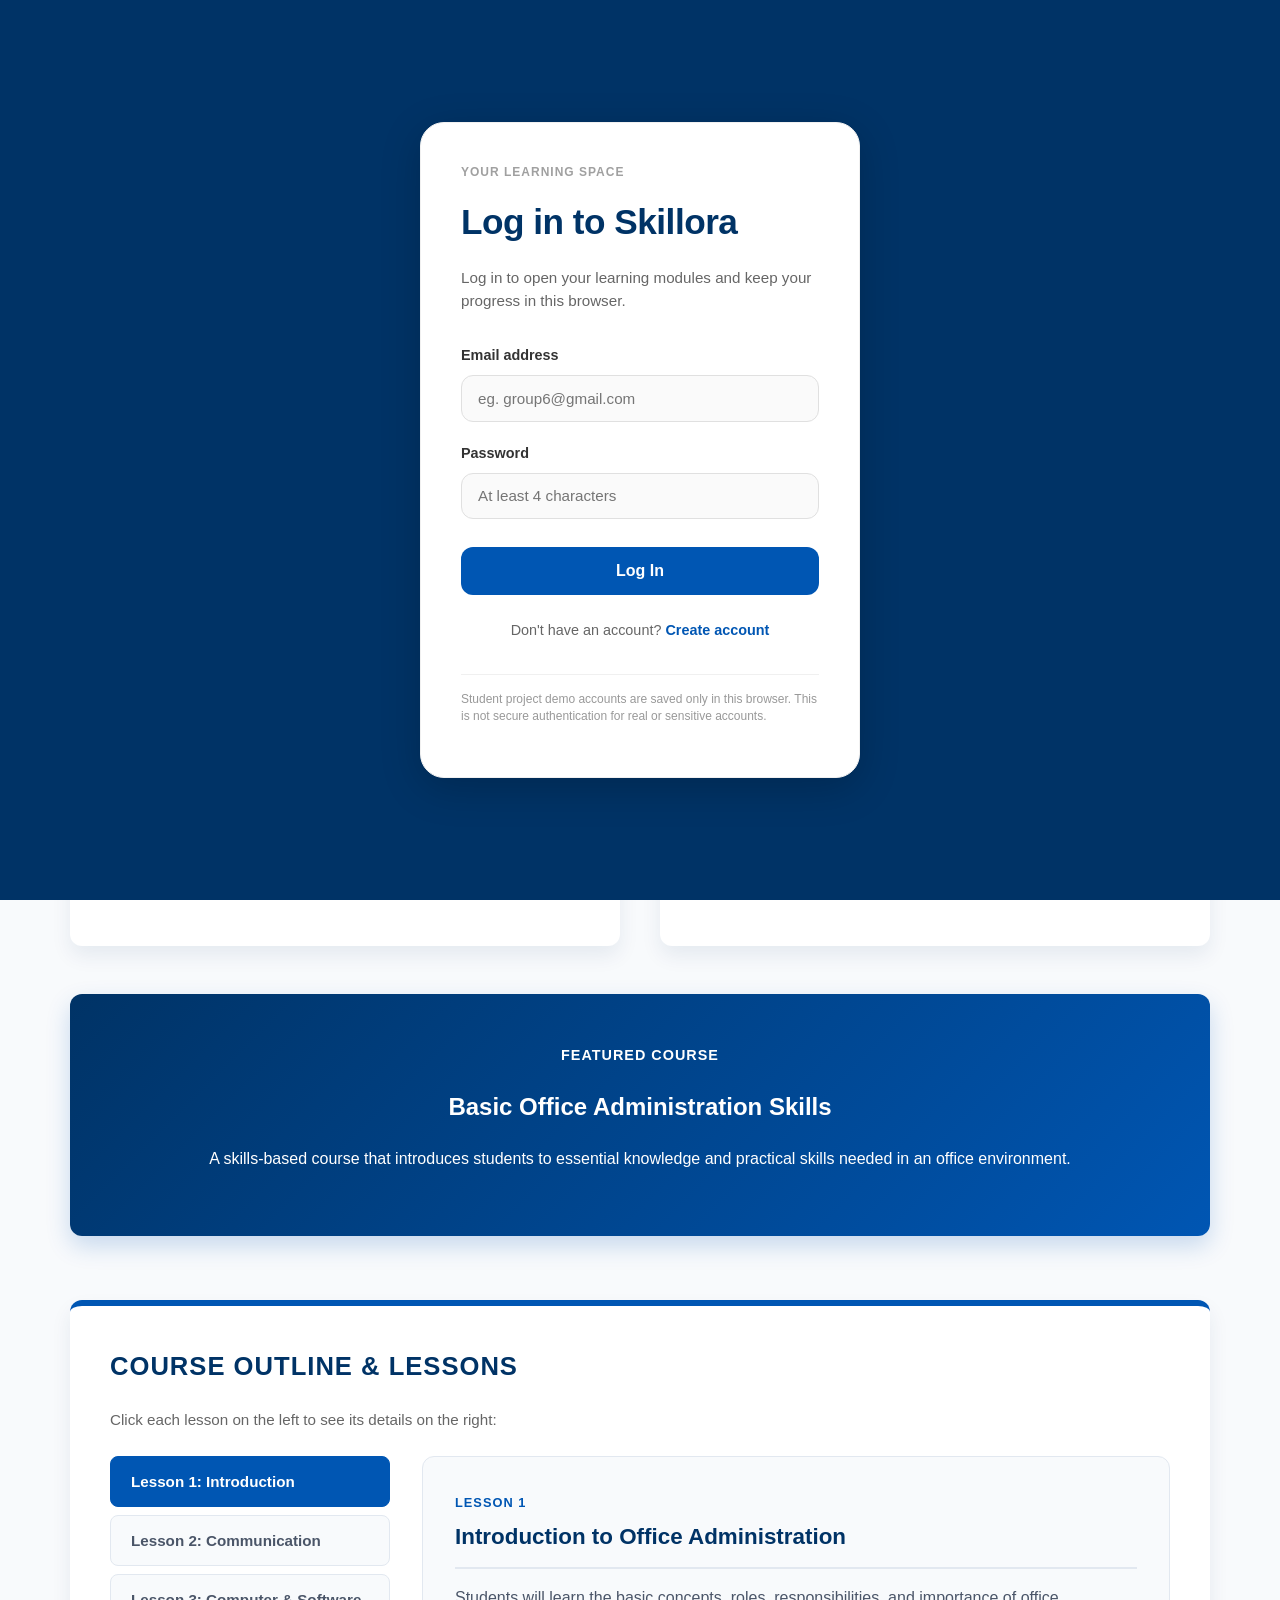
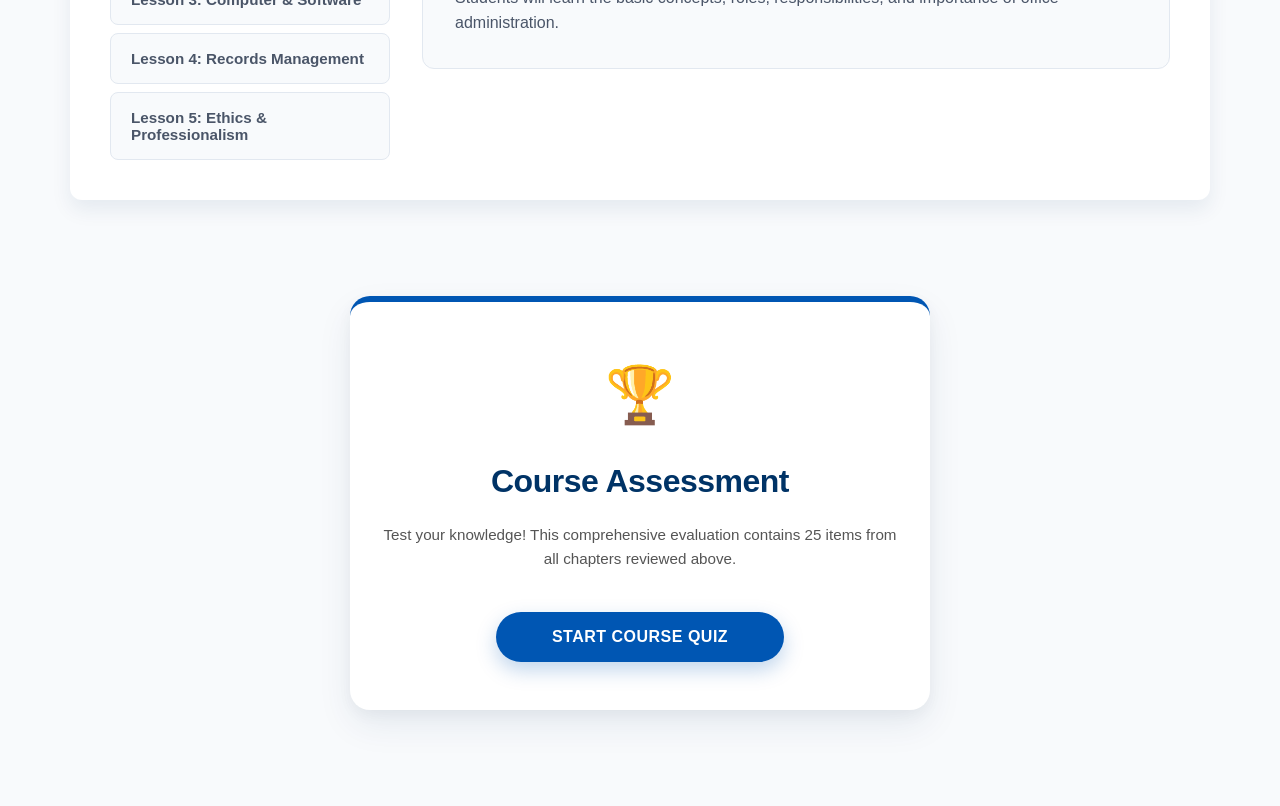
<file: index.html>
<!DOCTYPE html>
<html lang="en">
<head>
    <meta charset="UTF-8">
    <meta name="viewport" content="width=device-width, initial-scale=1.0">
    <title>Skillora - Learning & Skills Development</title>
    <link rel="stylesheet" href="style.css">
</head>
<body>

    <div id="login-screen">
        <div class="login-card">
            <span class="login-badge">YOUR LEARNING SPACE</span>
            <h2>Log in to Skillora</h2>
            <p class="login-instruction">Log in to open your learning modules and keep your progress in this browser.</p>
            
            <div class="login-fields-form">
                <div class="form-group">
                    <label for="login-email">Email address</label>
                    <input type="text" id="login-email" placeholder="eg. group6@gmail.com">
                </div>
                <div class="form-group">
                    <label for="login-password">Password</label>
                    <input type="password" id="login-password" placeholder="At least 4 characters">
                </div>
                
                <button type="button" class="login-submit-btn" onclick="validateLogin()">Log In</button>
            </div>
            
            <p id="login-error-msg" class="login-error"></p>
            
            <p class="login-footer-link">Don't have an account? <a href="#">Create account</a></p>
            <p class="login-disclaimer">Student project demo accounts are saved only in this browser. This is not secure authentication for real or sensitive accounts.</p>
        </div>
    </div>

    <div id="intro-screen" style="display: none;">
        <div class="intro-container">
            <img src="skillora-logo.png" alt="Skillora Logo" class="logo-img" width="80">
            <h1>SKILLORA</h1>
            <p class="subtitle">A PLATFORM FOR LEARNING AND SKILLS DEVELOPMENT</p>
            <button id="enter-btn" class="enter-btn" onclick="startWebsite()">Get Started</button>
            <hr class="intro-divider">
            <div class="intro-footer">
                <span>Presented by Group 6</span>
                <span class="college-badge">Pateros Technological College</span>
            </div>
        </div>
    </div>

    <header>
        <div class="header-container">
            <span class="date-badge" id="current-date-badge"></span>
            <img src="skillora-logo.png" alt="Skillora Logo" class="logo-img" width="80">
            <h1>SKILLORA</h1>
            <p class="subtitle">A PLATFORM FOR LEARNING AND SKILLS DEVELOPMENT</p>
            <div class="header-footer">
                <span>Presented by Group 6</span>
                <span class="college-badge">Pateros Technological College</span>
            </div>
        </div>
    </header>

    <div class="container">
        <section class="grid-section">
            <div class="card intro-card">
                <h2>INTRODUCTION</h2>
                <p>Skillora is an e-learning platform designed to provide students with an organized, accessible, and engaging learning experience. It offers lessons, learning materials, activities, and assessments to help students develop new knowledge and practical skills.</p>
            </div>
            <div class="card platform-card">
                <h2>SKILLORA PLATFORM</h2>
                <div class="split-lists">
                    <div class="list-block">
                        <h3>What we provide:</h3>
                        <ul>
                            <li>Online lessons</li>
                            <li>Learning materials</li>
                            <li>Interactive activities</li>
                            <li>Quizzes and assessments</li>
                            <li>Progress tracking</li>
                        </ul>
                    </div>
                    <div class="list-block">
                        <h3>Our Aims:</h3>
                        <ul>
                            <li>Make learning accessible</li>
                            <li>Provide organized lessons</li>
                            <li>Encourage interactive learning</li>
                            <li>Develop students' skills</li>
                            <li>Support self-paced learning</li>
                        </ul>
                    </div>
                </div>
            </div>
        </section>

        <section class="featured-course">
            <span class="section-tag">FEATURED COURSE</span>
            <h2>Basic Office Administration Skills</h2>
            <p>A skills-based course that introduces students to essential knowledge and practical skills needed in an office environment.</p>
        </section>

        <section class="course-viewer">
            <h2>COURSE OUTLINE & LESSONS</h2>
            <p class="instruction-text">Click each lesson on the left to see its details on the right:</p>
            <div class="viewer-layout">
                <div class="lesson-tabs" id="lessonTabs">
                    <button class="tab-btn active" data-lesson="1">Lesson 1: Introduction</button>
                    <button class="tab-btn" data-lesson="2">Lesson 2: Communication</button>
                    <button class="tab-btn" data-lesson="3">Lesson 3: Computer & Software</button>
                    <button class="tab-btn" data-lesson="4">Lesson 4: Records Management</button>
                    <button class="tab-btn" data-lesson="5">Lesson 5: Ethics & Professionalism</button>
                </div>
                <div class="content-panel" id="contentPanel">
                    <div class="lesson-content active" id="lesson-1">
                        <div class="panel-header"><span class="lesson-number">LESSON 1</span><h3>Introduction to Office Administration</h3></div>
                        <p class="lesson-desc">Students will learn the basic concepts, roles, responsibilities, and importance of office administration.</p>
                    </div>
                    <div class="lesson-content" id="lesson-2">
                        <div class="panel-header"><span class="lesson-number">LESSON 2</span><h3>Workplace Communication Skills</h3></div>
                        <p class="lesson-desc">Students will develop proper communication skills for professional interactions in an office setting.</p>
                    </div>
                    <div class="lesson-content" id="lesson-3">
                        <div class="panel-header"><span class="lesson-number">LESSON 3</span><h3>Basic Computer & Office Software Skills</h3></div>
                        <p class="lesson-desc">Students will learn basic computer functions and common office software used for everyday administrative tasks.</p>
                    </div>
                    <div class="lesson-content" id="lesson-4">
                        <div class="panel-header"><span class="lesson-number">LESSON 4</span><h3>Records and File Management</h3></div>
                        <p class="lesson-desc">Students will learn how to properly organize, store, manage, and retrieve office records and files.</p>
                    </div>
                    <div class="lesson-content" id="lesson-5">
                        <div class="panel-header"><span class="lesson-number">LESSON 5</span><h3>Professionalism & Workplace Ethics</h3></div>
                        <p class="lesson-desc">Students will develop professional behavior, responsibility, teamwork, and ethical practices in the workplace.</p>
                    </div>
                </div>
            </div>
        </section>

      
      
        <section class="quiz-section-wrapper">
          
            <!-- Quiz Start Lobby -->
            <div id="quiz-lobby" class="assessment-card active">
                <div class="trophy-icon">🏆</div>
                <h2>Course Assessment</h2>
                <p>Test your knowledge! This comprehensive evaluation contains 25 items from all chapters reviewed above.</p>
                <button class="quiz-button" onclick="runQuizEngine()">Start Course Quiz</button>
            </div>

            <!-- Quiz Play Container -->
            <div id="quiz-container" class="assessment-card" style="display: none;">
                <div class="quiz-header" style="display: flex; justify-content: space-between; align-items: center; margin-bottom: 10px;">
                    <span id="quiz-lesson-badge" class="lesson-badge"></span>
                    <span id="quiz-progress-text"></span>
                </div>
                
                <!-- Progress Bar Elements -->
                <div class="progress-bar-container" style="background: #e0e0e0; border-radius: 4px; height: 10px; margin: 10px 0; width: 100%;">
                    <div id="quiz-progress-bar" style="background: #0066cc; width: 0%; height: 100%; border-radius: 4px; transition: width 0.3s ease;"></div>
                </div>

                <!-- Active Question Field -->
                <h3 id="quiz-question-text" style="margin: 20px 0;"></h3>

                <!-- Active Question Choices (Target for JS UI generation) -->
                <div id="quiz-choices-container" class="choices-list" style="margin-bottom: 20px; display: flex; flex-direction: column; gap: 10px;"></div>

                <!-- Navigation Control Button -->
               <button id="check-answer-btn" class="quiz-button" onclick="checkAnswer()">NEXT</button>
            </div>

            
<div id="quiz-result-screen" class="assessment-card" style="display: none;">
    <h2>Quiz Completed!</h2>
    <p id="quiz-result-text" style="margin: 20px 0; font-size: 1.2rem; font-weight: bold;"></p>
    
    
    <button id="finish-exit-btn" class="quiz-button">FINISH AND EXIT</button>
</div>

        </section>
    </div>

    <script src="script.js"></script>
</body>
</html>
</file>
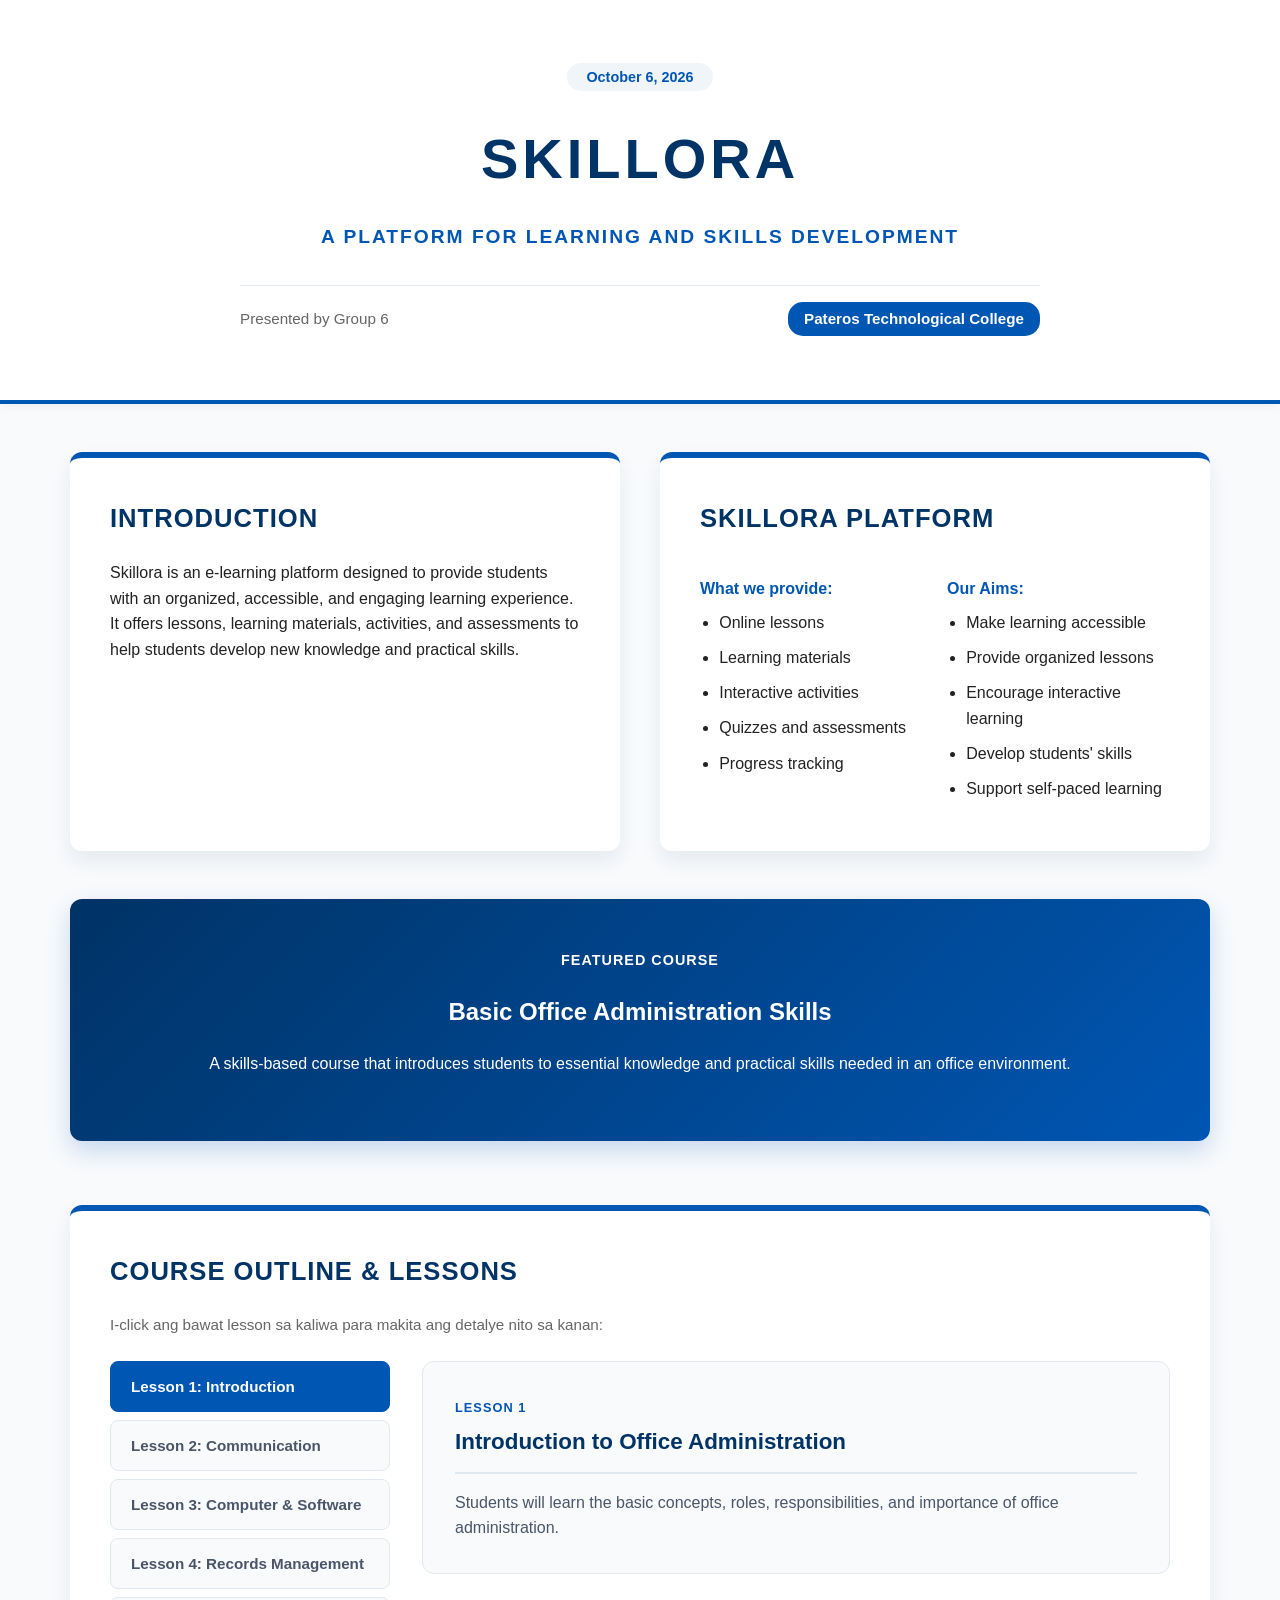
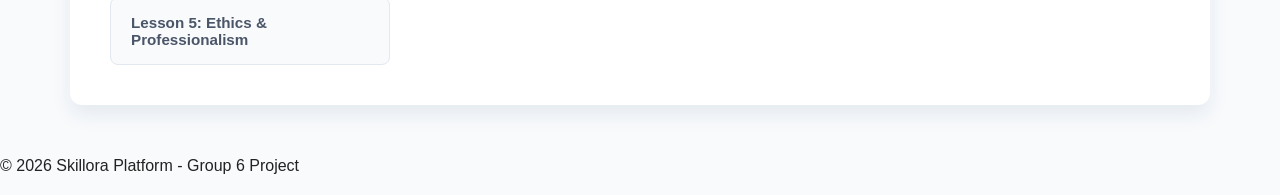
<file: index111.html>
<!DOCTYPE html>
<html lang="tl">
<head>
    <meta charset="UTF-8">
    <meta name="viewport" content="width=device-width, initial-scale=1.0">
    <title>Skillora - Learning & Skills Development</title>
    <link rel="stylesheet" href="style.css">
</head>
<body>

    <header>
        <div class="header-container">
            <span class="date-badge">October 6, 2026</span>
            <h1>SKILLORA</h1>
            <p class="subtitle">A PLATFORM FOR LEARNING AND SKILLS DEVELOPMENT</p>
            <div class="header-footer">
                <span>Presented by Group 6</span>
                <span class="college-badge">Pateros Technological College</span>
            </div>
        </div>
    </header>

    <div class="container">
        
        <section class="grid-section">
            <div class="card intro-card">
                <h2>INTRODUCTION</h2>
                <p>Skillora is an e-learning platform designed to provide students with an organized, accessible, and engaging learning experience. It offers lessons, learning materials, activities, and assessments to help students develop new knowledge and practical skills.</p>
            </div>

            <div class="card platform-card">
                <h2>SKILLORA PLATFORM</h2>
                <div class="split-lists">
                    <div class="list-block">
                        <h3>What we provide:</h3>
                        <ul>
                            <li>Online lessons</li>
                            <li>Learning materials</li>
                            <li>Interactive activities</li>
                            <li>Quizzes and assessments</li>
                            <li>Progress tracking</li>
                        </ul>
                    </div>
                    <div class="list-block">
                        <h3>Our Aims:</h3>
                        <ul>
                            <li>Make learning accessible</li>
                            <li>Provide organized lessons</li>
                            <li>Encourage interactive learning</li>
                            <li>Develop students' skills</li>
                            <li>Support self-paced learning</li>
                        </ul>
                    </div>
                </div>
            </div>
        </section>

        <section class="featured-course">
            <span class="section-tag">FEATURED COURSE</span>
            <h2>Basic Office Administration Skills</h2>
            <p>A skills-based course that introduces students to essential knowledge and practical skills needed in an office environment.</p>
        </section>

        <section class="course-viewer">
            <h2>COURSE OUTLINE & LESSONS</h2>
            <p class="instruction-text">I-click ang bawat lesson sa kaliwa para makita ang detalye nito sa kanan:</p>
            
            <div class="viewer-layout">
                <div class="lesson-tabs" id="lessonTabs">
                    <button class="tab-btn active" data-lesson="1">Lesson 1: Introduction</button>
                    <button class="tab-btn" data-lesson="2">Lesson 2: Communication</button>
                    <button class="tab-btn" data-lesson="3">Lesson 3: Computer & Software</button>
                    <button class="tab-btn" data-lesson="4">Lesson 4: Records Management</button>
                    <button class="tab-btn" data-lesson="5">Lesson 5: Ethics & Professionalism</button>
                </div>

                <div class="content-panel" id="contentPanel">
                    <div class="lesson-content active" id="lesson-1">
                        <div class="panel-header">
                            <span class="lesson-number">LESSON 1</span>
                            <h3>Introduction to Office Administration</h3>
                        </div>
                        <p class="lesson-desc">Students will learn the basic concepts, roles, responsibilities, and importance of office administration.</p>
                    </div>

                    <div class="lesson-content" id="lesson-2">
                        <div class="panel-header">
                            <span class="lesson-number">LESSON 2</span>
                            <h3>Workplace Communication Skills</h3>
                        </div>
                        <p class="lesson-desc">Students will develop proper communication skills for professional interactions in an office setting.</p>
                    </div>

                    <div class="lesson-content" id="lesson-3">
                        <div class="panel-header">
                            <span class="lesson-number">LESSON 3</span>
                            <h3>Basic Computer & Office Software Skills</h3>
                        </div>
                        <p class="lesson-desc">Students will learn basic computer functions and common office software used for everyday administrative tasks.</p>
                    </div>

                    <div class="lesson-content" id="lesson-4">
                        <div class="panel-header">
                            <span class="lesson-number">LESSON 4</span>
                            <h3>Records and File Management</h3>
                        </div>
                        <p class="lesson-desc">Students will learn how to properly organize, store, manage, and retrieve office records and files.</p>
                    </div>

                    <div class="lesson-content" id="lesson-5">
                        <div class="panel-header">
                            <span class="lesson-number">LESSON 5</span>
                            <h3>Professionalism & Workplace Ethics</h3>
                        </div>
                        <p class="lesson-desc">Students will develop professional behavior, responsibility, teamwork, and ethical practices in the workplace.</p>
                    </div>
                </div>
            </div>
        </section>

    </div>

    <footer>
        <p>&copy; 2026 Skillora Platform - Group 6 Project</p>
    </footer>

    <script src="script.js"></script>
</body>
</html>
</file>
<file: style.css>
:root {
    --primary-blue: #0056b3;
    --dark-blue: #003366;
    --light-blue: #f0f5fa;
    --accent-blue: #3399ff;
    --pure-white: #ffffff;
    --dark-text: #222222;
    --shadow: rgba(0, 51, 102, 0.08);
}

body {
    font-family: 'Segoe UI', Arial, sans-serif;
    margin: 0;
    padding: 0;
    background: #f8fafc;
    color: var(--dark-text);
    line-height: 1.6;
}

#login-screen {
    position: fixed;
    top: 0;
    left: 0;
    width: 100%;
    height: 100vh;
    background-color: var(--dark-blue);
    display: flex;
    justify-content: center;
    align-items: center;
    z-index: 999999;
}

.login-card {
    background: var(--pure-white);
    width: 100%;
    max-width: 440px;
    padding: 2.5rem;
    box-sizing: border-box;
    border-radius: 24px;
    box-shadow: 0 10px 40px rgba(0,0,0,0.2);
    border: 1px solid #f0f0f0;
    text-align: left;
}

.login-badge {
    font-size: 0.75rem;
    font-weight: 700;
    color: #a0a0a0;
    letter-spacing: 1px;
    text-transform: uppercase;
    display: block;
    margin-bottom: 0.75rem;
}

.login-card h2 {
    font-size: 2.2rem;
    color: var(--dark-blue);
    margin: 0 0 1rem 0;
    font-weight: 700;
    letter-spacing: -0.5px;
}

.login-instruction {
    color: #666;
    font-size: 0.95rem;
    line-height: 1.5;
    margin-bottom: 2rem;
}

.form-group {
    margin-bottom: 1.25rem;
}

.form-group label {
    display: block;
    font-size: 0.9rem;
    font-weight: 600;
    color: #333;
    margin-bottom: 0.5rem;
}

.form-group input {
    width: 100%;
    padding: 0.85rem 1rem;
    border: 1px solid #e0e0e0;
    border-radius: 12px;
    font-size: 0.95rem;
    box-sizing: border-box;
    background-color: #fafafa;
    transition: all 0.2s ease;
}

.form-group input:focus {
    outline: none;
    border-color: var(--primary-blue);
    background-color: var(--pure-white);
    box-shadow: 0 0 0 4px rgba(0, 86, 179, 0.1);
}

.login-submit-btn {
    width: 100%;
    padding: 0.95rem;
    background: var(--primary-blue);
    color: var(--pure-white);
    border: none;
    border-radius: 12px;
    font-size: 1rem;
    font-weight: 700;
    cursor: pointer;
    margin-top: 0.5rem;
    transition: background 0.2s ease;
}

.login-submit-btn:hover {
    background: var(--dark-blue);
}

.login-error {
    color: #d93025;
    font-size: 0.9rem;
    margin-top: 1rem;
    text-align: center;
    font-weight: 600;
}

.login-footer-link {
    text-align: center;
    font-size: 0.9rem;
    color: #666;
    margin-top: 1.5rem;
}

.login-footer-link a {
    color: var(--primary-blue);
    text-decoration: none;
    font-weight: 600;
}

.login-disclaimer {
    font-size: 0.75rem;
    color: #999;
    line-height: 1.4;
    margin-top: 2rem;
    border-top: 1px solid #f0f0f0;
    padding-top: 1rem;
}

#intro-screen {
    position: fixed;
    top: 0;
    left: 0;
    width: 100%;
    height: 100vh;
    background-color: var(--pure-white);
    display: none;
    justify-content: center;
    align-items: center;
    z-index: 99999;
}

.intro-container {
    width: 100%;
    max-width: 800px;
    text-align: center;
    padding: 2rem;
    box-sizing: border-box;
}

.intro-container .logo-img {
    width: 80px;              
    height: auto;             
    display: block;           
    margin: 0 auto 1.5rem auto; 
}

.intro-container h1 {
    font-size: 3.5rem;
    margin: 1.5rem 0 0.5rem 0;
    letter-spacing: 4px;
    font-weight: 800;
    color: var(--dark-blue);
}

.intro-container .subtitle {
    font-size: 1.2rem;
    letter-spacing: 2px;
    margin-bottom: 2.5rem;
    color: var(--primary-blue);
    font-weight: 600;
    text-transform: uppercase;
}

.enter-btn {
    background: linear-gradient(135deg, var(--primary-blue) 0%, var(--dark-blue) 100%);
    color: var(--pure-white);
    border: 2px solid transparent;
    padding: 1rem 3.5rem;
    font-size: 1.15rem;
    font-weight: 700;
    letter-spacing: 1px;
    text-transform: uppercase;
    border-radius: 50px;
    cursor: pointer;
    margin-bottom: 2rem;
    box-shadow: 0 8px 20px rgba(0, 86, 179, 0.25);
    transition: all 0.3s cubic-bezier(0.4, 0, 0.2, 1);
}

.enter-btn:hover {
    background: var(--pure-white);
    color: var(--primary-blue);
    border-color: var(--primary-blue);
    transform: translateY(-3px) scale(1.03);
    box-shadow: 0 12px 25px rgba(0, 86, 179, 0.35);
}

.intro-divider {
    border: none;
    border-top: 1px solid #e2e8f0;
    margin-bottom: 1.5rem;
    width: 100%;
}

.intro-footer {
    display: flex;
    justify-content: space-between;
    align-items: center;
    font-size: 0.95rem;
    color: #666;
    padding: 0 0.5rem;
}

.intro-footer .college-badge {
    background: var(--primary-blue);
    color: var(--pure-white);
    padding: 0.3rem 1rem;
    border-radius: 15px;
    font-weight: bold;
}

#main-navigation {
    background-color: var(--pure-white);
    display: none;
    justify-content: space-between;
    align-items: center;
    padding: 0.75rem 2rem;
    box-shadow: 0 4px 15px var(--shadow);
    position: sticky;
    top: 0;
    z-index: 9999;
    border-bottom: 2px solid #e2e8f0;
}

.nav-logo {
    display: flex;
    align-items: center;
    gap: 12px;
    cursor: pointer;
    font-weight: 800;
    font-size: 1.3rem;
    color: var(--dark-blue);
    letter-spacing: 1px;
}

.nav-links {
    display: flex;
    list-style: none;
    gap: 10px;
    margin: 0;
    padding: 0;
}

.nav-links a {
    text-decoration: none;
    color: #4a5568;
    font-weight: 700;
    font-size: 0.95rem;
    padding: 8px 18px;
    border-radius: 30px;
    transition: all 0.2s ease;
    cursor: pointer;
}

.nav-links a:hover, .nav-links a.active {
    color: var(--pure-white) !important;
    background-color: var(--primary-blue);
}

header {
    background: var(--pure-white);
    color: var(--dark-blue);
    padding: 4rem 2rem;
    text-align: center;
    position: relative;
    overflow: hidden;
    box-shadow: 0 2px 10px rgba(0,0,0,0.05);
    border-bottom: 4px solid var(--primary-blue);
}

.header-container {
    max-width: 800px;
    margin: 0 auto;
    position: relative;
    z-index: 2;
}

.date-badge {
    background: var(--light-blue);
    color: var(--primary-blue);
    padding: 0.4rem 1.2rem;
    border-radius: 20px;
    font-size: 0.9rem;
    font-weight: 600;
}

header h1 {
    font-size: 3.5rem;
    margin: 1.5rem 0 0.5rem 0;
    letter-spacing: 4px;
    font-weight: 800;
    color: var(--dark-blue);
}

.logo-img {
    width: 80px;              
    height: auto;             
    display: block;           
    margin: 15px auto 5px auto; 
}

.subtitle {
    font-size: 1.2rem;
    letter-spacing: 2px;
    margin-bottom: 2rem;
    color: var(--primary-blue);
    font-weight: 600;
}

.header-footer {
    display: flex;
    justify-content: space-between;
    align-items: center;
    border-top: 1px solid #e2e8f0;
    padding-top: 1rem;
    font-size: 0.95rem;
    color: #666;
}

.college-badge {
    background: var(--primary-blue);
    color: var(--pure-white);
    padding: 0.3rem 1rem;
    border-radius: 15px;
    font-weight: bold;
}

.container {
    max-width: 1140px;
    margin: 3rem auto;
    padding: 0 1.5rem;
}

.grid-section {
    display: grid;
    grid-template-columns: 1fr 1fr;
    gap: 2.5rem;
    margin-bottom: 3rem;
}

.card {
    background: var(--pure-white);
    padding: 2.5rem;
    border-radius: 12px;
    box-shadow: 0 10px 20px var(--shadow);
    position: relative;
    border-top: 6px solid var(--primary-blue);
}

.card h2 {
    color: var(--dark-blue);
    margin-top: 0;
    font-size: 1.6rem;
    letter-spacing: 1px;
}

.split-lists {
    display: grid;
    grid-template-columns: 1fr 1fr;
    gap: 1.5rem;
}

.list-block h3 {
    font-size: 1rem;
    color: var(--primary-blue);
    margin-bottom: 0.5rem;
}

ul { padding-left: 1.2rem; margin: 0; }
li { margin-bottom: 0.6rem; }

.featured-course {
    background: linear-gradient(135deg, var(--dark-blue) 0%, var(--primary-blue) 100%);
    color: var(--pure-white);
    padding: 3rem;
    border-radius: 12px;
    margin-bottom: 4rem;
    text-align: center;
    box-shadow: 0 10px 25px rgba(0, 86, 179, 0.2);
}

.section-tag {
    font-size: 0.9rem;
    font-weight: bold;
    letter-spacing: 1px;
}

/* =======================================================
   DISENYO PARA SA COURSE OUTLINE & LESSONS TABS
   ======================================================= */

.course-viewer {
    background: var(--pure-white);
    padding: 2.5rem;
    border-radius: 12px;
    box-shadow: 0 10px 20px var(--shadow);
    margin-bottom: 3rem;
    border-top: 6px solid var(--primary-blue);
}

.course-viewer h2 {
    color: var(--dark-blue);
    margin-top: 0;
    font-size: 1.6rem;
    letter-spacing: 1px;
}

.instruction-text {
    color: #666;
    font-size: 0.95rem;
    margin-bottom: 1.5rem;
}

/* Ginagawa nitong dalawang kolum ang layout */
.viewer-layout {
    display: grid;
    grid-template-columns: 280px 1fr;
    gap: 2rem;
    align-items: start;
}

/* Lalagyan ng mga buttons sa kaliwa */
.lesson-tabs {
    display: flex;
    flex-direction: column;
    gap: 0.5rem;
}

/* Disenyo ng bawat button tab */
.tab-btn {
    background: #f8fafc;
    color: #4a5568;
    border: 1px solid #e2e8f0;
    padding: 1rem 1.25rem;
    border-radius: 8px;
    text-align: left;
    font-size: 0.95rem;
    font-weight: 600;
    cursor: pointer;
    transition: all 0.2s ease;
}

.tab-btn:hover {
    background: var(--light-blue);
    color: var(--primary-blue);
}

/* Kapag active o kasalukuyang pinili ang tab */
.tab-btn.active {
    background-color: var(--primary-blue) !important;
    color: var(--pure-white) !important;
    border-color: var(--primary-blue);
}

/* Ang panel sa kanan kung saan lumalabas ang detalye */
.content-panel {
    background: #f8fafc;
    border-radius: 12px;
    padding: 2rem;
    min-height: 200px;
    border: 1px solid #e2e8f0;
    box-sizing: border-box;
}

.panel-header {
border-bottom: 2px solid #e2e8f0;
padding-bottom: 0.75rem;
margin-bottom: 1rem;
}
.lesson-number {
font-size: 0.8rem;
font-weight: 700;
color: var(--primary-blue);
letter-spacing: 1px;
}
.panel-header h3 {
margin: 0.25rem 0 0 0;
color: var(--dark-blue);
font-size: 1.4rem;
}
.lesson-desc {
color: #4a5568;
font-size: 1rem;
line-height: 1.6;
margin: 0;
}
/* Itatago nito ang lahat ng lesson content sa simula */
.lesson-content {
display: none;
}
/* Ipakita lamang ang lesson content na may active na class */
.lesson-content.active {
display: block;
}
/* =======================================================
DISENYO PARA SA COURSE ASSESSMENT CARD
======================================================= */
.quiz-section-wrapper {
display: flex;
justify-content: center;
align-items: center;
padding: 3rem 0;
width: 100%;
box-sizing: border-box;
}
.assessment-card {
background: var(--pure-white);
border-radius: 20px;
box-shadow: 0 15px 35px rgba(0, 51, 102, 0.08), 0 5px 15px rgba(0, 0, 0, 0.04);
padding: 3rem 2rem;
width: 100%;
max-width: 580px;
text-align: center;
border-top: 6px solid var(--primary-blue);
box-sizing: border-box;
}
.trophy-icon {
font-size: 3.5rem;
margin-bottom: 1rem;
display: block;
}
.assessment-card h2 {
color: var(--dark-blue);
font-size: 2rem;
font-weight: 700;
margin: 0 0 1rem 0;
letter-spacing: -0.5px;
}
.assessment-card p {
color: #555555;
font-size: 0.95rem;
line-height: 1.6;
margin: 0 0 2.5rem 0;
}
.quiz-button {
background: var(--primary-blue);
color: var(--pure-white);
border: none;
border-radius: 50px;
padding: 1rem 3.5rem;
font-size: 1rem;
font-weight: 700;
letter-spacing: 0.5px;
cursor: pointer;
box-shadow: 0 8px 20px rgba(0, 86, 179, 0.25);
transition: all 0.2s ease-in-out;
text-transform: uppercase;
display: inline-block;
}
.quiz-button:hover {
background: var(--dark-blue);
transform: translateY(-2px);
box-shadow: 0 12px 25px rgba(0, 86, 179, 0.35);
}
.quiz-button:active {
transform: translateY(0);
}
</file>
